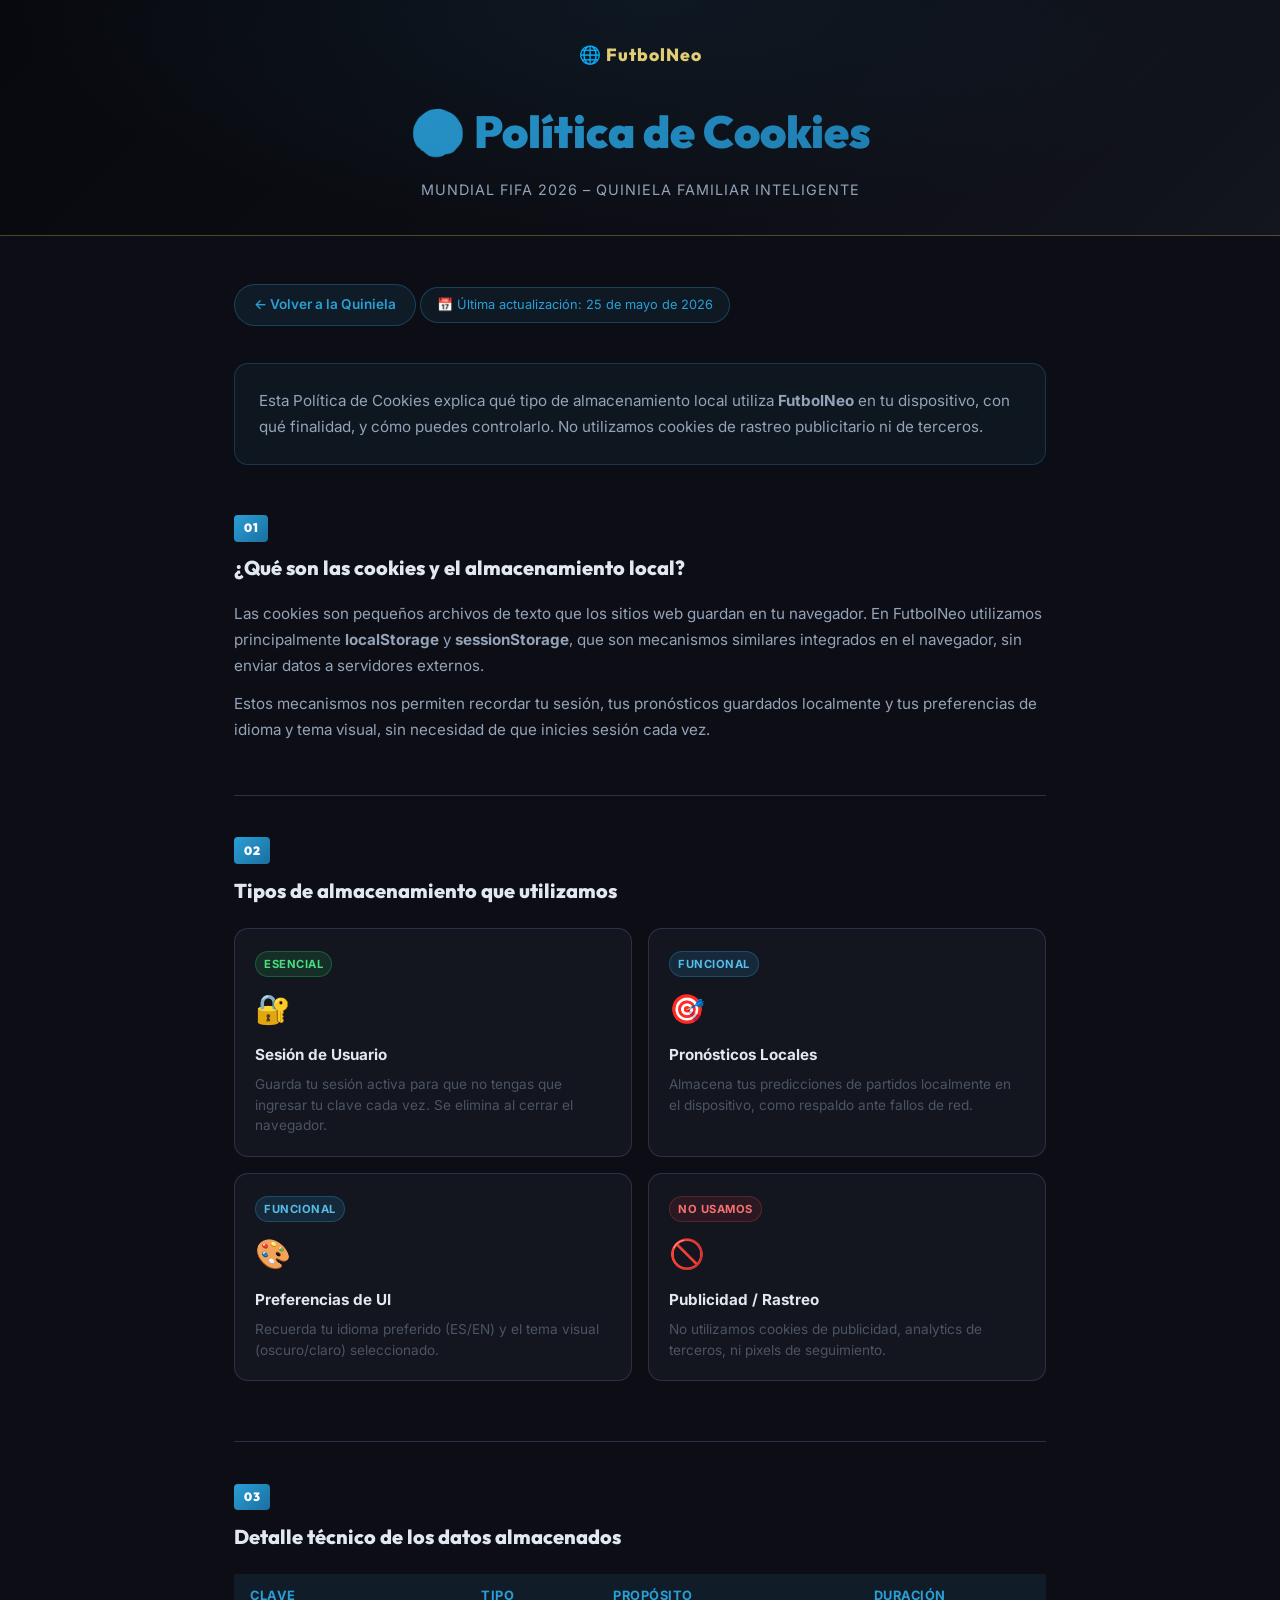
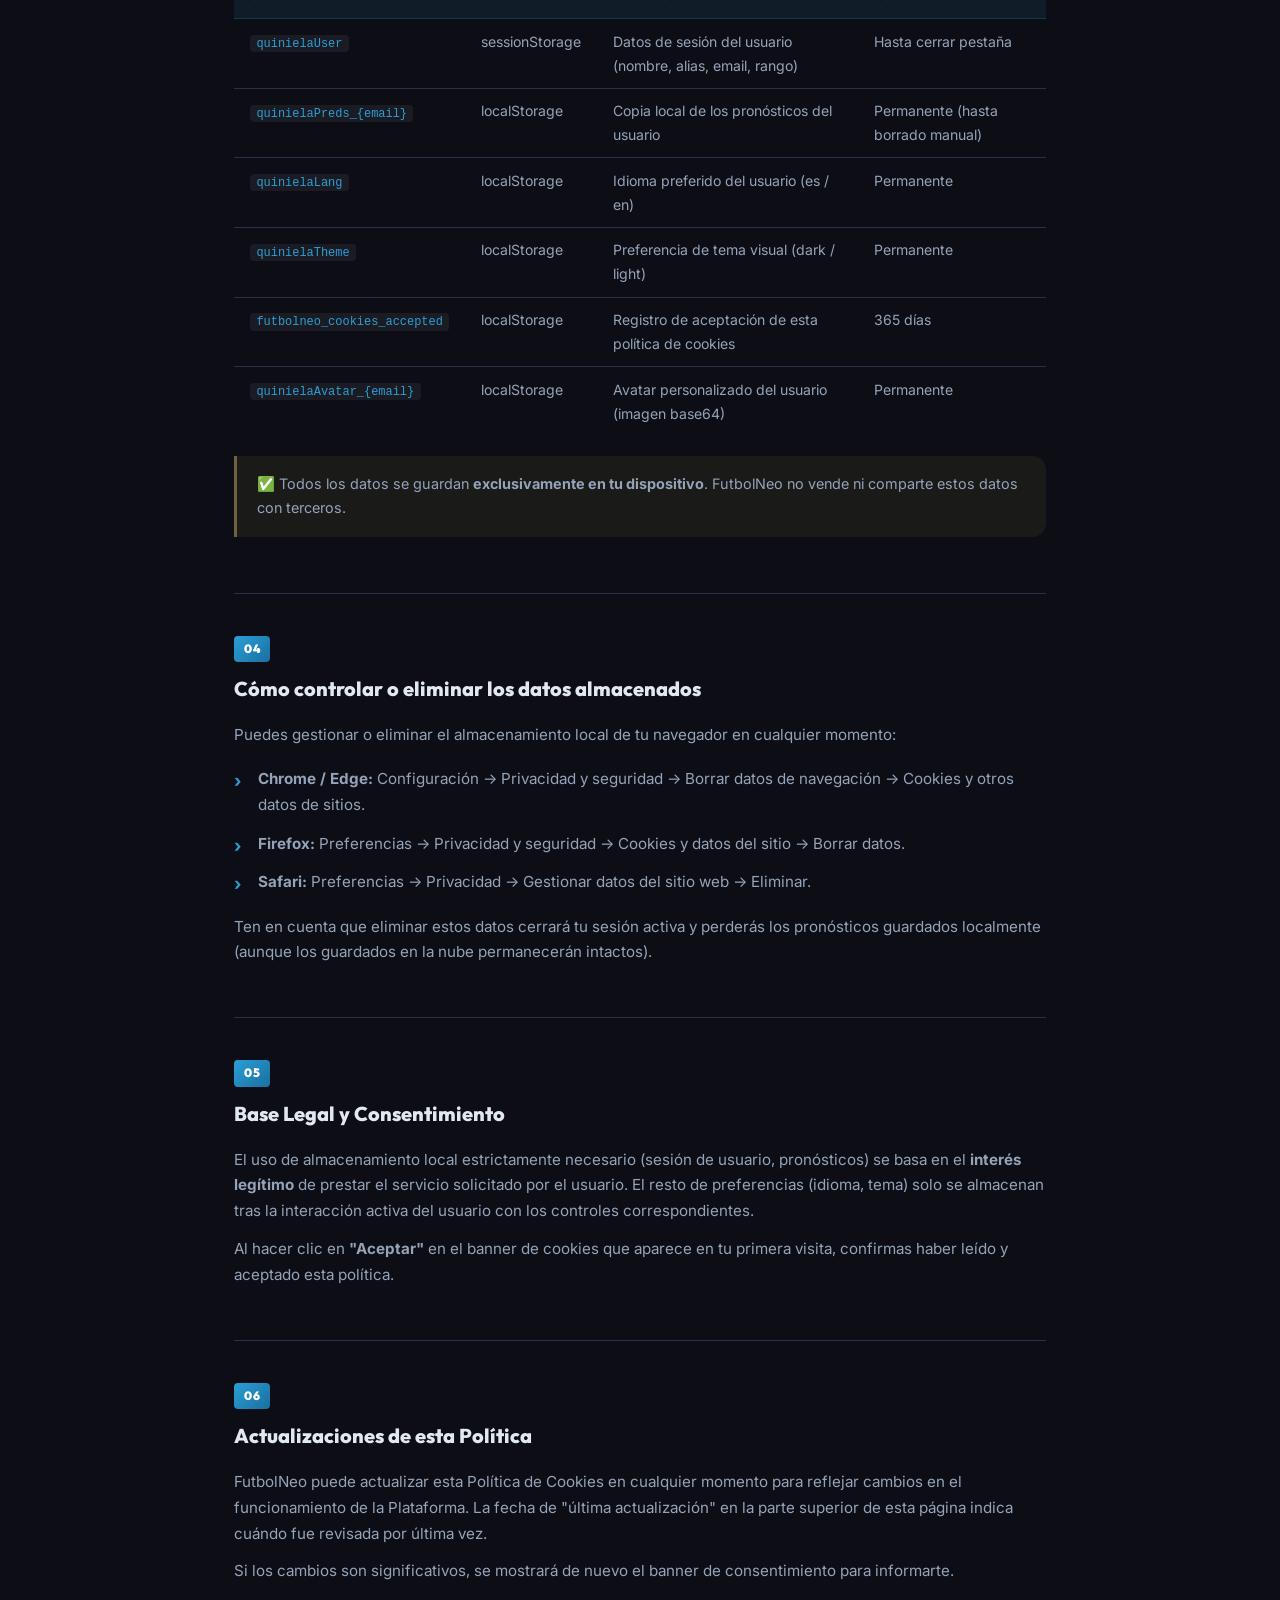
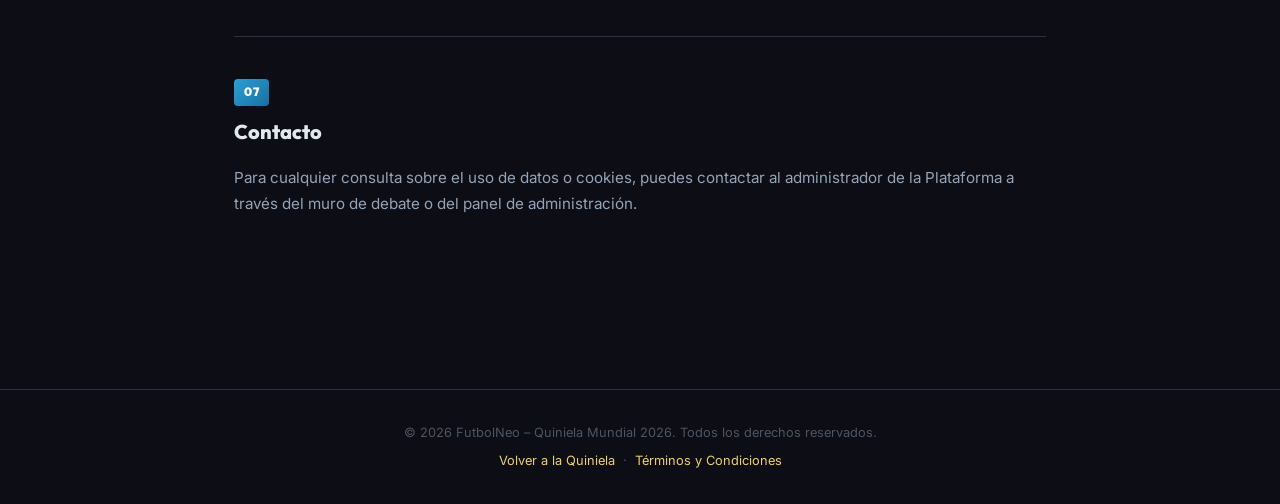
<file: cookies.html>
<!DOCTYPE html>
<html lang="es">
<head>
  <meta charset="UTF-8" />
  <meta name="viewport" content="width=device-width, initial-scale=1.0" />
  <title>Política de Cookies – FutbolNeo</title>
  <meta name="description" content="Política de Cookies de la plataforma FutbolNeo – Quiniela Mundial 2026." />
  <link rel="preconnect" href="https://fonts.googleapis.com" />
  <link rel="preconnect" href="https://fonts.gstatic.com" crossorigin />
  <link href="https://fonts.googleapis.com/css2?family=Inter:wght@400;500;600;700&family=Outfit:wght@700;800;900&display=swap" rel="stylesheet" />
  <style>
    :root {
      --bg-primary: #0d0e15;
      --bg-card: #13151f;
      --text-primary: #e2e8f0;
      --text-secondary: #94a3b8;
      --text-muted: #4b5563;
      --accent-gold: #ecd06f;
      --accent-gold-dark: #c9a832;
      --accent-teal: #2a9fd6;
      --border-color: rgba(47,53,78,0.9);
      --border-accent: rgba(236,208,111,0.3);
      --radius-md: 14px;
    }
    *, *::before, *::after { box-sizing: border-box; margin: 0; padding: 0; }
    html { background: var(--bg-primary); scroll-behavior: smooth; }
    body {
      font-family: 'Inter', sans-serif;
      background: var(--bg-primary);
      color: var(--text-primary);
      min-height: 100vh;
      line-height: 1.7;
    }
    .doc-header {
      background: linear-gradient(135deg, #08090e 0%, #0d0e15 60%, #13151f 100%);
      border-bottom: 1px solid var(--border-accent);
      padding: 2.5rem 1.5rem 2rem;
      text-align: center;
      position: relative;
      overflow: hidden;
    }
    .doc-header::before {
      content: '';
      position: absolute;
      inset: 0;
      background: radial-gradient(ellipse at 50% 0%, rgba(42,159,214,0.08) 0%, transparent 70%);
      pointer-events: none;
    }
    .brand-link {
      display: inline-flex;
      align-items: center;
      gap: 0.6rem;
      text-decoration: none;
      margin-bottom: 1.5rem;
      font-family: 'Outfit', sans-serif;
      font-size: 1.1rem;
      font-weight: 800;
      color: var(--accent-gold);
      letter-spacing: 1px;
      transition: opacity 0.2s;
    }
    .brand-link:hover { opacity: 0.8; }
    .doc-header h1 {
      font-family: 'Outfit', sans-serif;
      font-size: clamp(1.8rem, 5vw, 2.8rem);
      font-weight: 900;
      background: linear-gradient(135deg, #2a9fd6 0%, #1a6fa0 100%);
      -webkit-background-clip: text;
      -webkit-text-fill-color: transparent;
      background-clip: text;
      margin-bottom: 0.5rem;
    }
    .doc-header .subtitle { color: var(--text-secondary); font-size: 0.9rem; letter-spacing: 1px; }
    .doc-container { max-width: 860px; margin: 0 auto; padding: 3rem 1.5rem 5rem; }
    .last-updated {
      display: inline-flex;
      align-items: center;
      gap: 0.5rem;
      background: rgba(42,159,214,0.08);
      border: 1px solid rgba(42,159,214,0.3);
      border-radius: 999px;
      padding: 0.4rem 1rem;
      font-size: 0.8rem;
      color: var(--accent-teal);
      margin-bottom: 2.5rem;
    }
    .intro-box {
      background: rgba(42,159,214,0.06);
      border: 1px solid rgba(42,159,214,0.25);
      border-radius: var(--radius-md);
      padding: 1.5rem;
      margin-bottom: 3rem;
      color: var(--text-secondary);
      font-size: 0.95rem;
    }
    .doc-section { margin-bottom: 2.5rem; border-bottom: 1px solid var(--border-color); padding-bottom: 2.5rem; }
    .doc-section:last-of-type { border-bottom: none; }
    .section-number {
      display: inline-block;
      background: linear-gradient(135deg, #2a9fd6 0%, #1a6fa0 100%);
      color: #fff;
      font-family: 'Outfit', sans-serif;
      font-weight: 900;
      font-size: 0.75rem;
      padding: 0.2rem 0.6rem;
      border-radius: 4px;
      margin-bottom: 0.6rem;
      letter-spacing: 1px;
    }
    .doc-section h2 { font-family: 'Outfit', sans-serif; font-size: 1.25rem; font-weight: 800; color: var(--text-primary); margin-bottom: 1rem; }
    .doc-section p { color: var(--text-secondary); font-size: 0.95rem; margin-bottom: 0.75rem; }
    .doc-section ul { list-style: none; padding: 0; margin: 0.75rem 0; }
    .doc-section ul li { padding: 0.4rem 0 0.4rem 1.5rem; position: relative; color: var(--text-secondary); font-size: 0.95rem; }
    .doc-section ul li::before { content: '›'; position: absolute; left: 0; color: var(--accent-teal); font-weight: 700; font-size: 1.1rem; }
    /* Cookie Type Cards */
    .cookie-grid { display: grid; grid-template-columns: 1fr 1fr; gap: 1rem; margin: 1.25rem 0; }
    @media (max-width: 600px) { .cookie-grid { grid-template-columns: 1fr; } }
    .cookie-card {
      background: var(--bg-card);
      border: 1px solid var(--border-color);
      border-radius: var(--radius-md);
      padding: 1.25rem;
      transition: border-color 0.2s;
    }
    .cookie-card:hover { border-color: rgba(42,159,214,0.4); }
    .cookie-card-icon { font-size: 1.8rem; margin-bottom: 0.5rem; }
    .cookie-card h3 { font-size: 0.95rem; font-weight: 700; color: var(--text-primary); margin-bottom: 0.4rem; }
    .cookie-card p { font-size: 0.85rem; color: var(--text-muted); margin: 0; line-height: 1.5; }
    .cookie-badge {
      display: inline-block;
      font-size: 0.7rem;
      font-weight: 700;
      padding: 0.15rem 0.5rem;
      border-radius: 999px;
      margin-bottom: 0.5rem;
      letter-spacing: 0.5px;
    }
    .badge-required { background: rgba(34,197,94,0.15); color: #4ade80; border: 1px solid rgba(34,197,94,0.3); }
    .badge-functional { background: rgba(42,159,214,0.15); color: #55bde8; border: 1px solid rgba(42,159,214,0.3); }
    .badge-none { background: rgba(239,68,68,0.1); color: #f87171; border: 1px solid rgba(239,68,68,0.25); }
    /* Table */
    .cookie-table { width: 100%; border-collapse: collapse; margin: 1.25rem 0; font-size: 0.88rem; }
    .cookie-table th {
      background: rgba(42,159,214,0.1);
      color: var(--accent-teal);
      font-weight: 700;
      text-align: left;
      padding: 0.7rem 1rem;
      border-bottom: 1px solid rgba(42,159,214,0.2);
      font-size: 0.8rem;
      letter-spacing: 0.5px;
      text-transform: uppercase;
    }
    .cookie-table td { padding: 0.65rem 1rem; border-bottom: 1px solid var(--border-color); color: var(--text-secondary); vertical-align: top; }
    .cookie-table tr:last-child td { border-bottom: none; }
    .cookie-table code {
      background: rgba(255,255,255,0.06);
      padding: 0.1rem 0.4rem;
      border-radius: 4px;
      font-family: monospace;
      font-size: 0.85em;
      color: var(--accent-teal);
    }
    /* Highlight */
    .highlight-box { background: rgba(236,208,111,0.06); border-left: 3px solid rgba(236,208,111,0.4); border-radius: 0 var(--radius-md) var(--radius-md) 0; padding: 1rem 1.25rem; margin: 1rem 0; color: var(--text-secondary); font-size: 0.9rem; }
    /* Footer */
    .doc-footer { text-align: center; padding: 2rem 1.5rem; border-top: 1px solid var(--border-color); color: var(--text-muted); font-size: 0.8rem; }
    .doc-footer a { color: var(--accent-gold); text-decoration: none; }
    .doc-footer a:hover { text-decoration: underline; }
    .back-btn {
      display: inline-flex;
      align-items: center;
      gap: 0.5rem;
      background: rgba(42,159,214,0.1);
      border: 1px solid rgba(42,159,214,0.3);
      color: var(--accent-teal);
      border-radius: 999px;
      padding: 0.55rem 1.2rem;
      font-size: 0.85rem;
      font-weight: 600;
      text-decoration: none;
      transition: all 0.2s;
      margin-bottom: 2rem;
      font-family: 'Inter', sans-serif;
    }
    .back-btn:hover { background: rgba(42,159,214,0.18); transform: translateX(-3px); }
  </style>
</head>
<body>

  <header class="doc-header">
    <a href="./index.html" class="brand-link">🌐 FutbolNeo</a>
    <h1>🍪 Política de Cookies</h1>
    <p class="subtitle">MUNDIAL FIFA 2026 – QUINIELA FAMILIAR INTELIGENTE</p>
  </header>

  <main class="doc-container">

    <a href="./index.html" class="back-btn">← Volver a la Quiniela</a>

    <div class="last-updated">📅 Última actualización: 25 de mayo de 2026</div>

    <div class="intro-box">
      Esta Política de Cookies explica qué tipo de almacenamiento local utiliza <strong>FutbolNeo</strong> en tu dispositivo, con qué finalidad, y cómo puedes controlarlo. No utilizamos cookies de rastreo publicitario ni de terceros.
    </div>

    <!-- 1. ¿Qué son las cookies? -->
    <div class="doc-section">
      <span class="section-number">01</span>
      <h2>¿Qué son las cookies y el almacenamiento local?</h2>
      <p>Las cookies son pequeños archivos de texto que los sitios web guardan en tu navegador. En FutbolNeo utilizamos principalmente <strong>localStorage</strong> y <strong>sessionStorage</strong>, que son mecanismos similares integrados en el navegador, sin enviar datos a servidores externos.</p>
      <p>Estos mecanismos nos permiten recordar tu sesión, tus pronósticos guardados localmente y tus preferencias de idioma y tema visual, sin necesidad de que inicies sesión cada vez.</p>
    </div>

    <!-- 2. Tipos de cookies -->
    <div class="doc-section">
      <span class="section-number">02</span>
      <h2>Tipos de almacenamiento que utilizamos</h2>
      <div class="cookie-grid">
        <div class="cookie-card">
          <span class="cookie-badge badge-required">ESENCIAL</span>
          <div class="cookie-card-icon">🔐</div>
          <h3>Sesión de Usuario</h3>
          <p>Guarda tu sesión activa para que no tengas que ingresar tu clave cada vez. Se elimina al cerrar el navegador.</p>
        </div>
        <div class="cookie-card">
          <span class="cookie-badge badge-functional">FUNCIONAL</span>
          <div class="cookie-card-icon">🎯</div>
          <h3>Pronósticos Locales</h3>
          <p>Almacena tus predicciones de partidos localmente en el dispositivo, como respaldo ante fallos de red.</p>
        </div>
        <div class="cookie-card">
          <span class="cookie-badge badge-functional">FUNCIONAL</span>
          <div class="cookie-card-icon">🎨</div>
          <h3>Preferencias de UI</h3>
          <p>Recuerda tu idioma preferido (ES/EN) y el tema visual (oscuro/claro) seleccionado.</p>
        </div>
        <div class="cookie-card">
          <span class="cookie-badge badge-none">NO USAMOS</span>
          <div class="cookie-card-icon">🚫</div>
          <h3>Publicidad / Rastreo</h3>
          <p>No utilizamos cookies de publicidad, analytics de terceros, ni pixels de seguimiento.</p>
        </div>
      </div>
    </div>

    <!-- 3. Detalle técnico -->
    <div class="doc-section">
      <span class="section-number">03</span>
      <h2>Detalle técnico de los datos almacenados</h2>
      <table class="cookie-table">
        <thead>
          <tr>
            <th>Clave</th>
            <th>Tipo</th>
            <th>Propósito</th>
            <th>Duración</th>
          </tr>
        </thead>
        <tbody>
          <tr>
            <td><code>quinielaUser</code></td>
            <td>sessionStorage</td>
            <td>Datos de sesión del usuario (nombre, alias, email, rango)</td>
            <td>Hasta cerrar pestaña</td>
          </tr>
          <tr>
            <td><code>quinielaPreds_{email}</code></td>
            <td>localStorage</td>
            <td>Copia local de los pronósticos del usuario</td>
            <td>Permanente (hasta borrado manual)</td>
          </tr>
          <tr>
            <td><code>quinielaLang</code></td>
            <td>localStorage</td>
            <td>Idioma preferido del usuario (es / en)</td>
            <td>Permanente</td>
          </tr>
          <tr>
            <td><code>quinielaTheme</code></td>
            <td>localStorage</td>
            <td>Preferencia de tema visual (dark / light)</td>
            <td>Permanente</td>
          </tr>
          <tr>
            <td><code>futbolneo_cookies_accepted</code></td>
            <td>localStorage</td>
            <td>Registro de aceptación de esta política de cookies</td>
            <td>365 días</td>
          </tr>
          <tr>
            <td><code>quinielaAvatar_{email}</code></td>
            <td>localStorage</td>
            <td>Avatar personalizado del usuario (imagen base64)</td>
            <td>Permanente</td>
          </tr>
        </tbody>
      </table>
      <div class="highlight-box">
        ✅ Todos los datos se guardan <strong>exclusivamente en tu dispositivo</strong>. FutbolNeo no vende ni comparte estos datos con terceros.
      </div>
    </div>

    <!-- 4. Cómo controlar -->
    <div class="doc-section">
      <span class="section-number">04</span>
      <h2>Cómo controlar o eliminar los datos almacenados</h2>
      <p>Puedes gestionar o eliminar el almacenamiento local de tu navegador en cualquier momento:</p>
      <ul>
        <li><strong>Chrome / Edge:</strong> Configuración → Privacidad y seguridad → Borrar datos de navegación → Cookies y otros datos de sitios.</li>
        <li><strong>Firefox:</strong> Preferencias → Privacidad y seguridad → Cookies y datos del sitio → Borrar datos.</li>
        <li><strong>Safari:</strong> Preferencias → Privacidad → Gestionar datos del sitio web → Eliminar.</li>
      </ul>
      <p>Ten en cuenta que eliminar estos datos cerrará tu sesión activa y perderás los pronósticos guardados localmente (aunque los guardados en la nube permanecerán intactos).</p>
    </div>

    <!-- 5. Base legal -->
    <div class="doc-section">
      <span class="section-number">05</span>
      <h2>Base Legal y Consentimiento</h2>
      <p>El uso de almacenamiento local estrictamente necesario (sesión de usuario, pronósticos) se basa en el <strong>interés legítimo</strong> de prestar el servicio solicitado por el usuario. El resto de preferencias (idioma, tema) solo se almacenan tras la interacción activa del usuario con los controles correspondientes.</p>
      <p>Al hacer clic en <strong>"Aceptar"</strong> en el banner de cookies que aparece en tu primera visita, confirmas haber leído y aceptado esta política.</p>
    </div>

    <!-- 6. Actualizaciones -->
    <div class="doc-section">
      <span class="section-number">06</span>
      <h2>Actualizaciones de esta Política</h2>
      <p>FutbolNeo puede actualizar esta Política de Cookies en cualquier momento para reflejar cambios en el funcionamiento de la Plataforma. La fecha de "última actualización" en la parte superior de esta página indica cuándo fue revisada por última vez.</p>
      <p>Si los cambios son significativos, se mostrará de nuevo el banner de consentimiento para informarte.</p>
    </div>

    <!-- 7. Contacto -->
    <div class="doc-section">
      <span class="section-number">07</span>
      <h2>Contacto</h2>
      <p>Para cualquier consulta sobre el uso de datos o cookies, puedes contactar al administrador de la Plataforma a través del muro de debate o del panel de administración.</p>
    </div>

  </main>

  <footer class="doc-footer">
    <p>© 2026 FutbolNeo – Quiniela Mundial 2026. Todos los derechos reservados.</p>
    <p style="margin-top:0.4rem;">
      <a href="./index.html">Volver a la Quiniela</a> &nbsp;·&nbsp;
      <a href="./terms.html">Términos y Condiciones</a>
    </p>
  </footer>

</body>
</html>
</file>
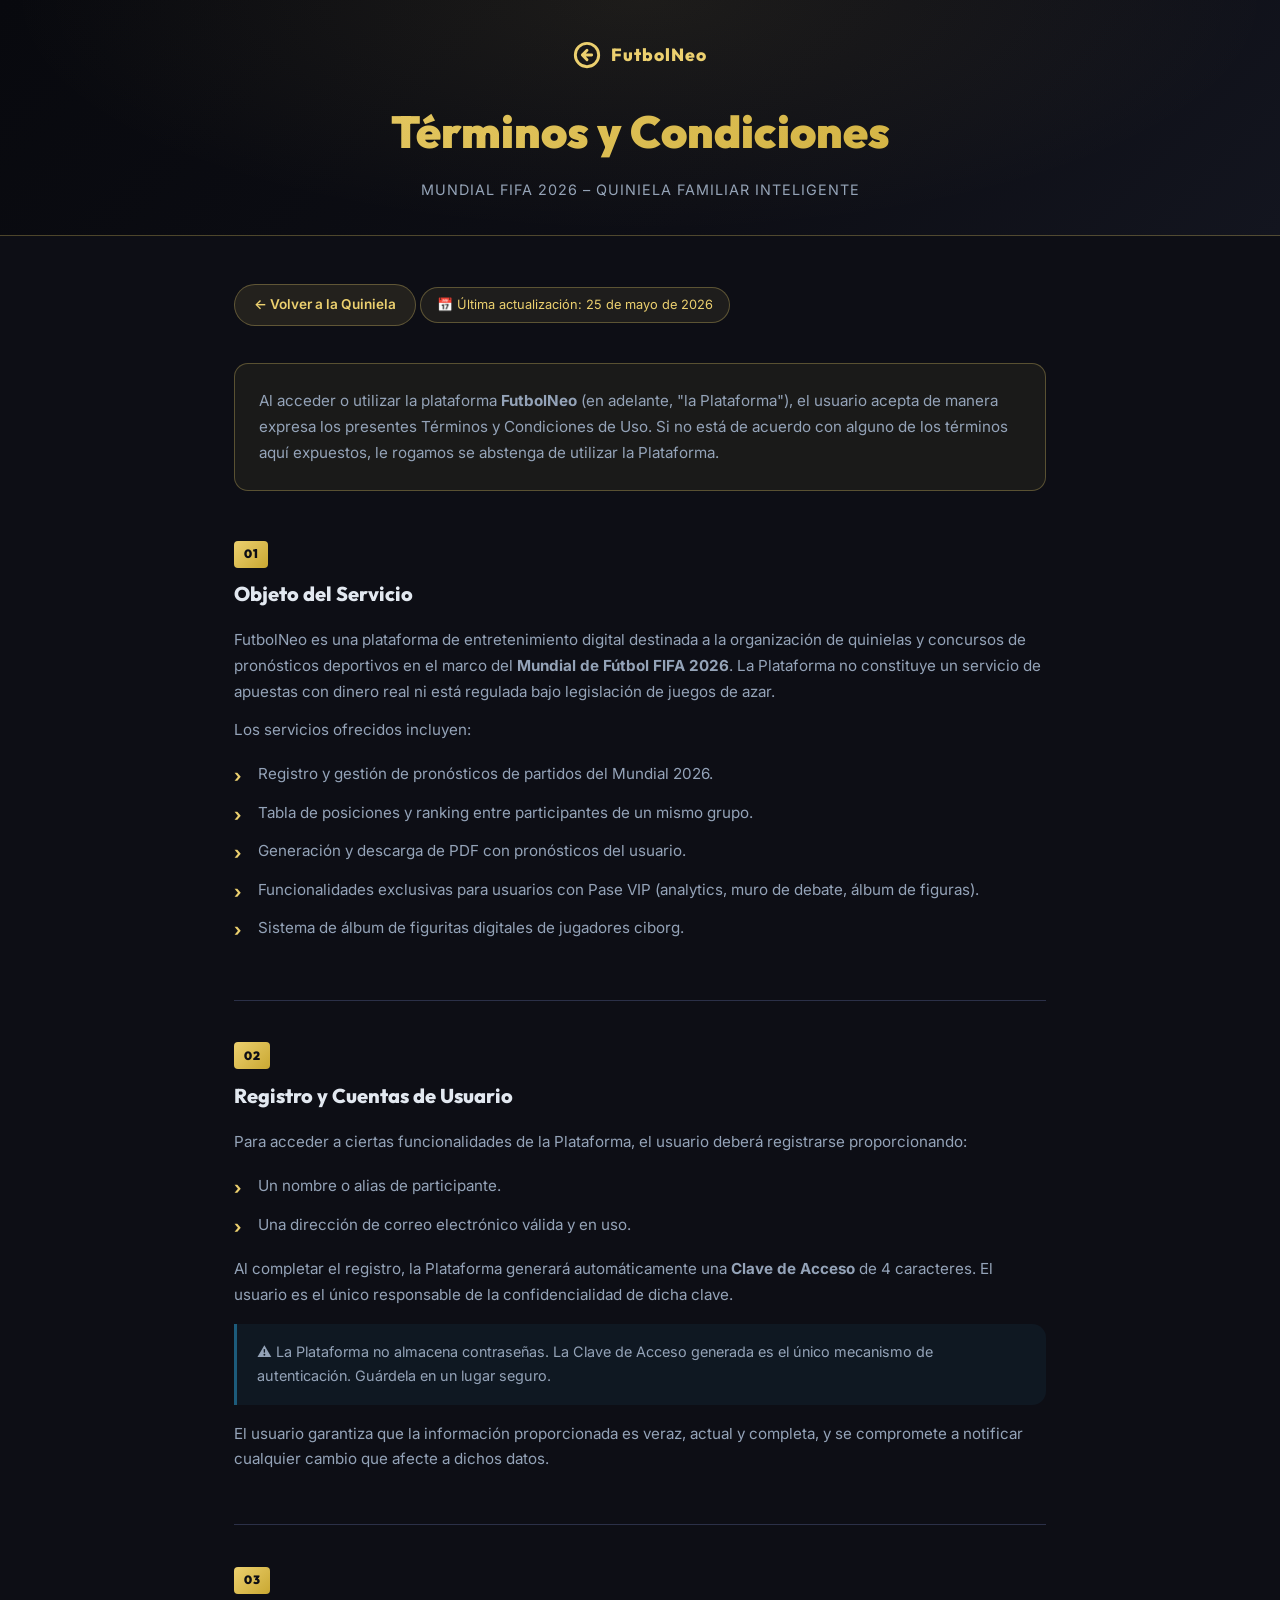
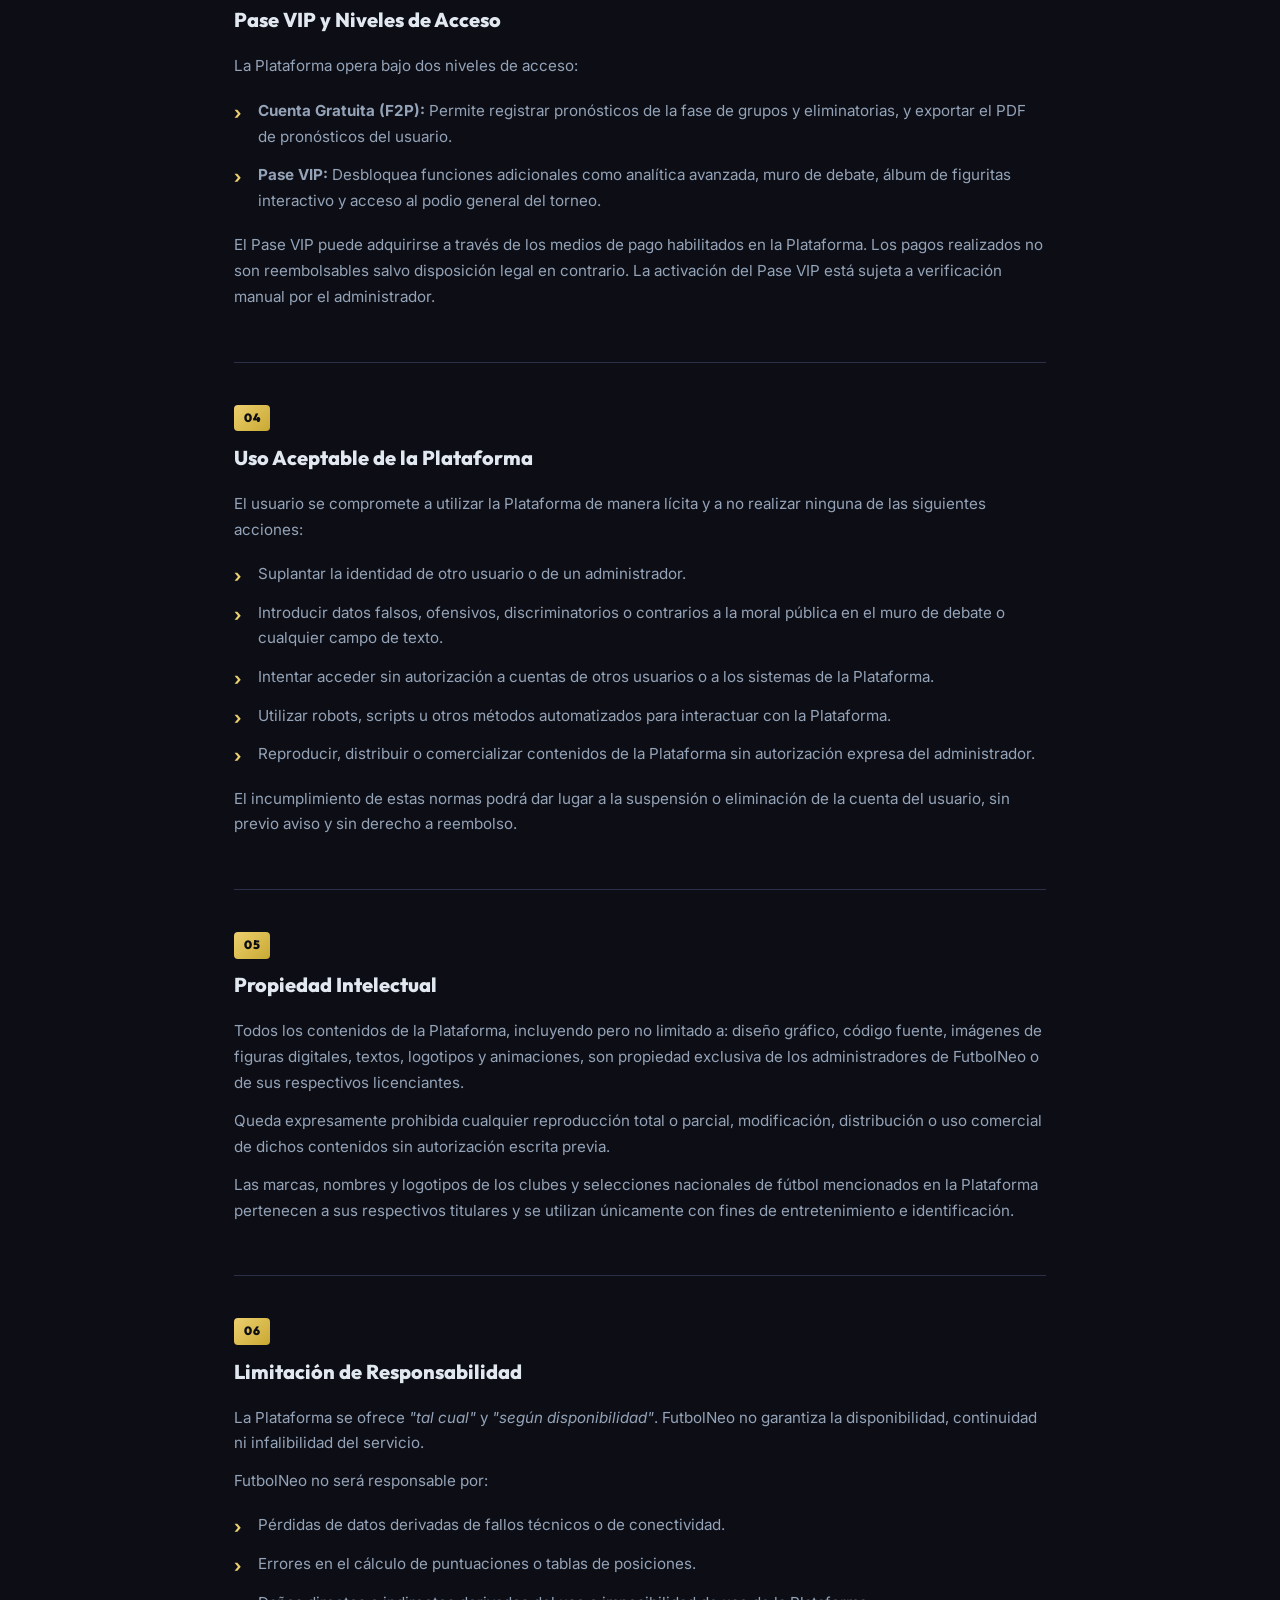
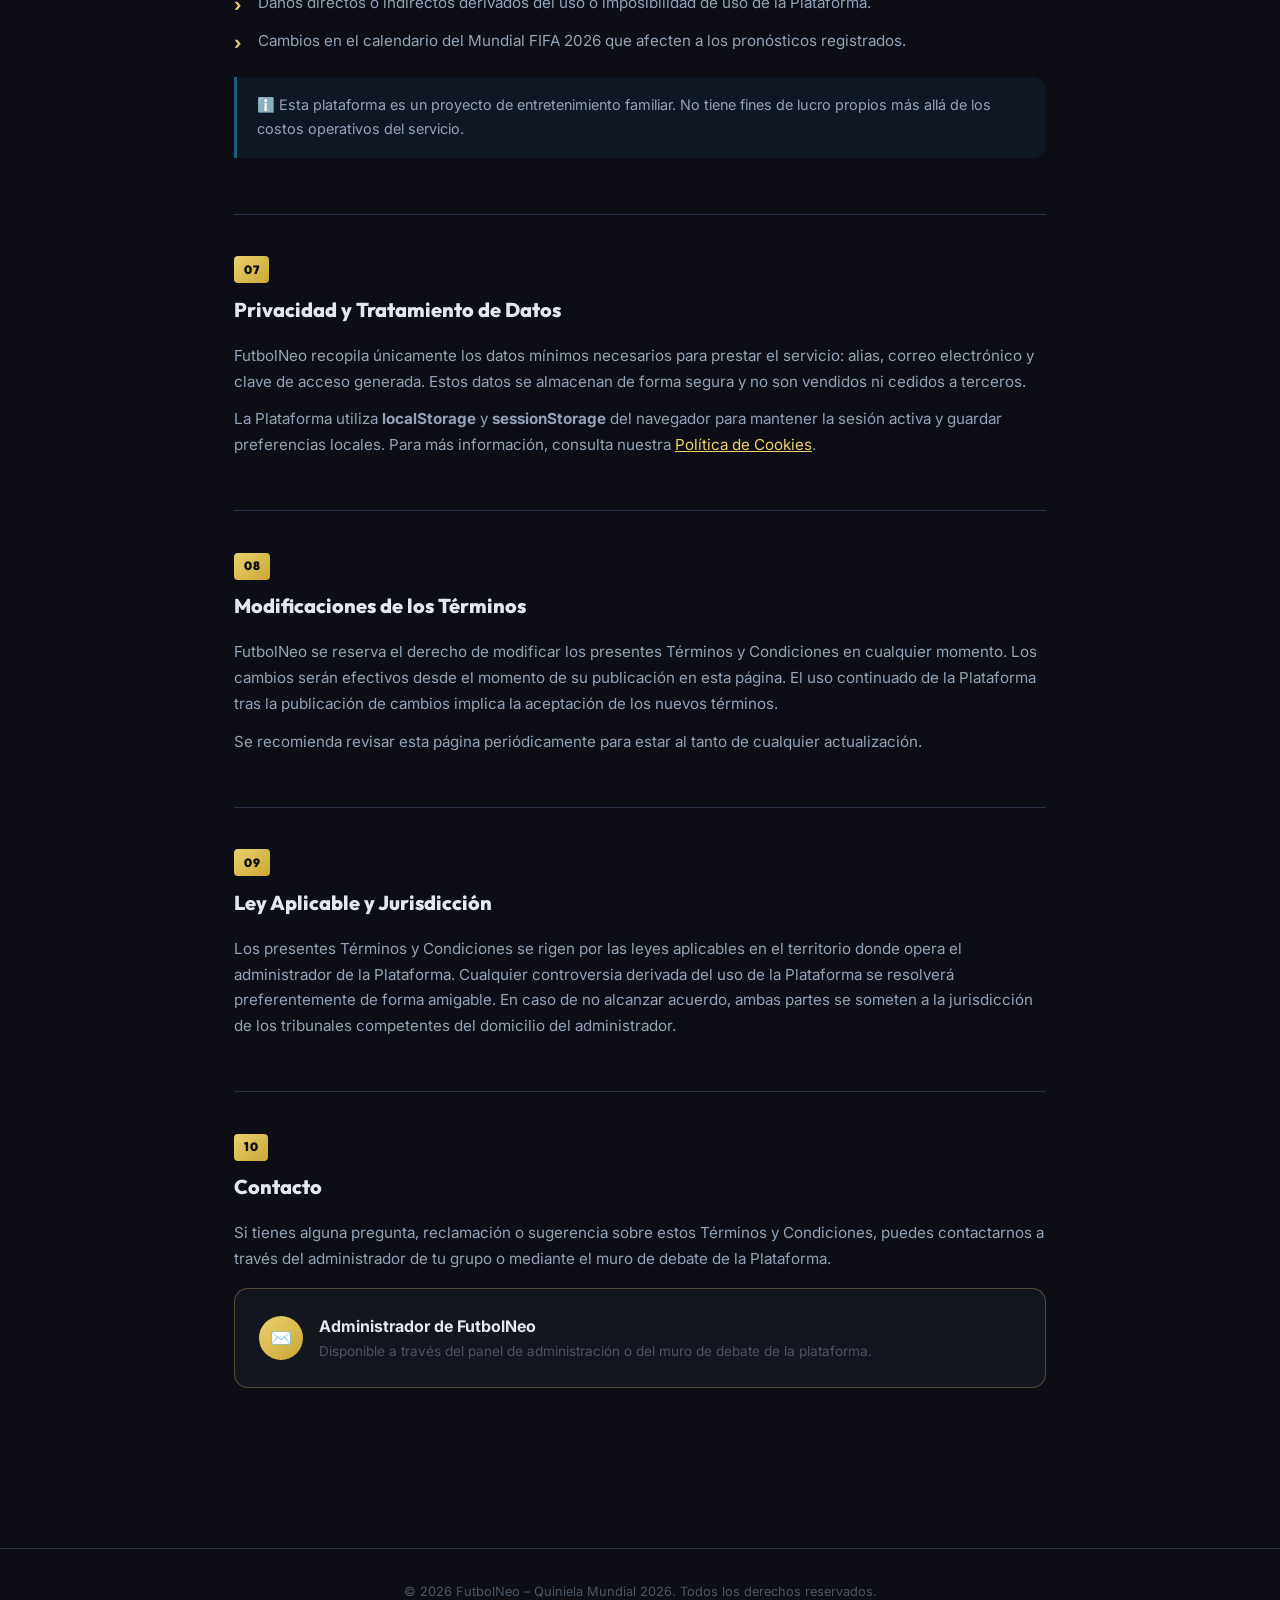
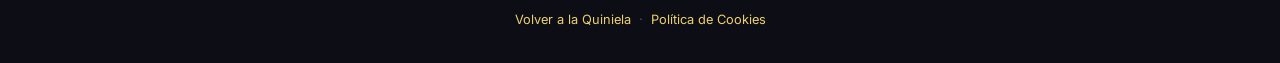
<file: terms.html>
<!DOCTYPE html>
<html lang="es">
<head>
  <meta charset="UTF-8" />
  <meta name="viewport" content="width=device-width, initial-scale=1.0" />
  <title>Términos y Condiciones – FutbolNeo</title>
  <meta name="description" content="Términos y Condiciones de uso de la plataforma FutbolNeo – Quiniela Mundial 2026." />
  <link rel="preconnect" href="https://fonts.googleapis.com" />
  <link rel="preconnect" href="https://fonts.gstatic.com" crossorigin />
  <link href="https://fonts.googleapis.com/css2?family=Inter:wght@400;500;600;700&family=Outfit:wght@700;800;900&display=swap" rel="stylesheet" />
  <style>
    :root {
      --bg-primary: #0d0e15;
      --bg-card: #13151f;
      --text-primary: #e2e8f0;
      --text-secondary: #94a3b8;
      --text-muted: #4b5563;
      --accent-gold: #ecd06f;
      --accent-gold-dark: #c9a832;
      --border-color: rgba(47,53,78,0.9);
      --border-accent: rgba(236,208,111,0.3);
      --radius-md: 14px;
    }
    *, *::before, *::after { box-sizing: border-box; margin: 0; padding: 0; }
    html { background: var(--bg-primary); scroll-behavior: smooth; }
    body {
      font-family: 'Inter', sans-serif;
      background: var(--bg-primary);
      color: var(--text-primary);
      min-height: 100vh;
      line-height: 1.7;
    }
    /* Header */
    .doc-header {
      background: linear-gradient(135deg, #08090e 0%, #0d0e15 60%, #13151f 100%);
      border-bottom: 1px solid var(--border-accent);
      padding: 2.5rem 1.5rem 2rem;
      text-align: center;
      position: relative;
      overflow: hidden;
    }
    .doc-header::before {
      content: '';
      position: absolute;
      inset: 0;
      background: radial-gradient(ellipse at 50% 0%, rgba(236,208,111,0.08) 0%, transparent 70%);
      pointer-events: none;
    }
    .brand-link {
      display: inline-flex;
      align-items: center;
      gap: 0.6rem;
      text-decoration: none;
      margin-bottom: 1.5rem;
      font-family: 'Outfit', sans-serif;
      font-size: 1.1rem;
      font-weight: 800;
      color: var(--accent-gold);
      letter-spacing: 1px;
      transition: opacity 0.2s;
    }
    .brand-link:hover { opacity: 0.8; }
    .brand-link svg { width: 28px; height: 28px; }
    .doc-header h1 {
      font-family: 'Outfit', sans-serif;
      font-size: clamp(1.8rem, 5vw, 2.8rem);
      font-weight: 900;
      background: linear-gradient(135deg, #ecd06f 0%, #c9a832 100%);
      -webkit-background-clip: text;
      -webkit-text-fill-color: transparent;
      background-clip: text;
      margin-bottom: 0.5rem;
    }
    .doc-header .subtitle {
      color: var(--text-secondary);
      font-size: 0.9rem;
      letter-spacing: 1px;
    }
    /* Container */
    .doc-container {
      max-width: 860px;
      margin: 0 auto;
      padding: 3rem 1.5rem 5rem;
    }
    /* Last updated */
    .last-updated {
      display: inline-flex;
      align-items: center;
      gap: 0.5rem;
      background: rgba(236,208,111,0.08);
      border: 1px solid var(--border-accent);
      border-radius: 999px;
      padding: 0.4rem 1rem;
      font-size: 0.8rem;
      color: var(--accent-gold);
      margin-bottom: 2.5rem;
    }
    /* Intro box */
    .intro-box {
      background: rgba(236,208,111,0.06);
      border: 1px solid var(--border-accent);
      border-radius: var(--radius-md);
      padding: 1.5rem;
      margin-bottom: 3rem;
      color: var(--text-secondary);
      font-size: 0.95rem;
    }
    /* Section */
    .doc-section {
      margin-bottom: 2.5rem;
      border-bottom: 1px solid var(--border-color);
      padding-bottom: 2.5rem;
    }
    .doc-section:last-of-type { border-bottom: none; }
    .section-number {
      display: inline-block;
      background: linear-gradient(135deg, #ecd06f 0%, #c9a832 100%);
      color: #0d0e15;
      font-family: 'Outfit', sans-serif;
      font-weight: 900;
      font-size: 0.75rem;
      padding: 0.2rem 0.6rem;
      border-radius: 4px;
      margin-bottom: 0.6rem;
      letter-spacing: 1px;
    }
    .doc-section h2 {
      font-family: 'Outfit', sans-serif;
      font-size: 1.25rem;
      font-weight: 800;
      color: var(--text-primary);
      margin-bottom: 1rem;
    }
    .doc-section p {
      color: var(--text-secondary);
      font-size: 0.95rem;
      margin-bottom: 0.75rem;
    }
    .doc-section ul {
      list-style: none;
      padding: 0;
      margin: 0.75rem 0;
    }
    .doc-section ul li {
      padding: 0.4rem 0 0.4rem 1.5rem;
      position: relative;
      color: var(--text-secondary);
      font-size: 0.95rem;
    }
    .doc-section ul li::before {
      content: '›';
      position: absolute;
      left: 0;
      color: var(--accent-gold);
      font-weight: 700;
      font-size: 1.1rem;
    }
    /* Highlight box */
    .highlight-box {
      background: rgba(42,159,214,0.07);
      border-left: 3px solid rgba(42,159,214,0.5);
      border-radius: 0 var(--radius-md) var(--radius-md) 0;
      padding: 1rem 1.25rem;
      margin: 1rem 0;
      color: var(--text-secondary);
      font-size: 0.9rem;
    }
    /* Contact section */
    .contact-card {
      background: var(--bg-card);
      border: 1px solid var(--border-accent);
      border-radius: var(--radius-md);
      padding: 1.5rem;
      display: flex;
      align-items: center;
      gap: 1rem;
      margin-top: 1rem;
    }
    .contact-icon {
      width: 44px;
      height: 44px;
      border-radius: 50%;
      background: linear-gradient(135deg, #ecd06f 0%, #c9a832 100%);
      display: flex;
      align-items: center;
      justify-content: center;
      flex-shrink: 0;
      font-size: 1.1rem;
      color: #0d0e15;
    }
    /* Footer */
    .doc-footer {
      text-align: center;
      padding: 2rem 1.5rem;
      border-top: 1px solid var(--border-color);
      color: var(--text-muted);
      font-size: 0.8rem;
    }
    .doc-footer a { color: var(--accent-gold); text-decoration: none; }
    .doc-footer a:hover { text-decoration: underline; }
    /* Back button */
    .back-btn {
      display: inline-flex;
      align-items: center;
      gap: 0.5rem;
      background: rgba(236,208,111,0.1);
      border: 1px solid var(--border-accent);
      color: var(--accent-gold);
      border-radius: 999px;
      padding: 0.55rem 1.2rem;
      font-size: 0.85rem;
      font-weight: 600;
      text-decoration: none;
      transition: all 0.2s;
      margin-bottom: 2rem;
      font-family: 'Inter', sans-serif;
    }
    .back-btn:hover {
      background: rgba(236,208,111,0.18);
      transform: translateX(-3px);
    }
  </style>
</head>
<body>

  <!-- HEADER -->
  <header class="doc-header">
    <a href="./index.html" class="brand-link">
      <svg viewBox="0 0 24 24" fill="none" stroke="currentColor" stroke-width="2.5" stroke-linecap="round" stroke-linejoin="round">
        <circle cx="12" cy="12" r="10"/>
        <path d="M12 8l-4 4 4 4M8 12h8"/>
      </svg>
      FutbolNeo
    </a>
    <h1>Términos y Condiciones</h1>
    <p class="subtitle">MUNDIAL FIFA 2026 – QUINIELA FAMILIAR INTELIGENTE</p>
  </header>

  <!-- MAIN -->
  <main class="doc-container">

    <a href="./index.html" class="back-btn">← Volver a la Quiniela</a>

    <div class="last-updated">
      📅 Última actualización: 25 de mayo de 2026
    </div>

    <div class="intro-box">
      Al acceder o utilizar la plataforma <strong>FutbolNeo</strong> (en adelante, "la Plataforma"), el usuario acepta de manera expresa los presentes Términos y Condiciones de Uso. Si no está de acuerdo con alguno de los términos aquí expuestos, le rogamos se abstenga de utilizar la Plataforma.
    </div>

    <!-- 1. Objeto del Servicio -->
    <div class="doc-section">
      <span class="section-number">01</span>
      <h2>Objeto del Servicio</h2>
      <p>FutbolNeo es una plataforma de entretenimiento digital destinada a la organización de quinielas y concursos de pronósticos deportivos en el marco del <strong>Mundial de Fútbol FIFA 2026</strong>. La Plataforma no constituye un servicio de apuestas con dinero real ni está regulada bajo legislación de juegos de azar.</p>
      <p>Los servicios ofrecidos incluyen:</p>
      <ul>
        <li>Registro y gestión de pronósticos de partidos del Mundial 2026.</li>
        <li>Tabla de posiciones y ranking entre participantes de un mismo grupo.</li>
        <li>Generación y descarga de PDF con pronósticos del usuario.</li>
        <li>Funcionalidades exclusivas para usuarios con Pase VIP (analytics, muro de debate, álbum de figuras).</li>
        <li>Sistema de álbum de figuritas digitales de jugadores ciborg.</li>
      </ul>
    </div>

    <!-- 2. Registro de Usuario -->
    <div class="doc-section">
      <span class="section-number">02</span>
      <h2>Registro y Cuentas de Usuario</h2>
      <p>Para acceder a ciertas funcionalidades de la Plataforma, el usuario deberá registrarse proporcionando:</p>
      <ul>
        <li>Un nombre o alias de participante.</li>
        <li>Una dirección de correo electrónico válida y en uso.</li>
      </ul>
      <p>Al completar el registro, la Plataforma generará automáticamente una <strong>Clave de Acceso</strong> de 4 caracteres. El usuario es el único responsable de la confidencialidad de dicha clave.</p>
      <div class="highlight-box">
        ⚠️ La Plataforma no almacena contraseñas. La Clave de Acceso generada es el único mecanismo de autenticación. Guárdela en un lugar seguro.
      </div>
      <p>El usuario garantiza que la información proporcionada es veraz, actual y completa, y se compromete a notificar cualquier cambio que afecte a dichos datos.</p>
    </div>

    <!-- 3. Pase VIP -->
    <div class="doc-section">
      <span class="section-number">03</span>
      <h2>Pase VIP y Niveles de Acceso</h2>
      <p>La Plataforma opera bajo dos niveles de acceso:</p>
      <ul>
        <li><strong>Cuenta Gratuita (F2P):</strong> Permite registrar pronósticos de la fase de grupos y eliminatorias, y exportar el PDF de pronósticos del usuario.</li>
        <li><strong>Pase VIP:</strong> Desbloquea funciones adicionales como analítica avanzada, muro de debate, álbum de figuritas interactivo y acceso al podio general del torneo.</li>
      </ul>
      <p>El Pase VIP puede adquirirse a través de los medios de pago habilitados en la Plataforma. Los pagos realizados no son reembolsables salvo disposición legal en contrario. La activación del Pase VIP está sujeta a verificación manual por el administrador.</p>
    </div>

    <!-- 4. Uso Aceptable -->
    <div class="doc-section">
      <span class="section-number">04</span>
      <h2>Uso Aceptable de la Plataforma</h2>
      <p>El usuario se compromete a utilizar la Plataforma de manera lícita y a no realizar ninguna de las siguientes acciones:</p>
      <ul>
        <li>Suplantar la identidad de otro usuario o de un administrador.</li>
        <li>Introducir datos falsos, ofensivos, discriminatorios o contrarios a la moral pública en el muro de debate o cualquier campo de texto.</li>
        <li>Intentar acceder sin autorización a cuentas de otros usuarios o a los sistemas de la Plataforma.</li>
        <li>Utilizar robots, scripts u otros métodos automatizados para interactuar con la Plataforma.</li>
        <li>Reproducir, distribuir o comercializar contenidos de la Plataforma sin autorización expresa del administrador.</li>
      </ul>
      <p>El incumplimiento de estas normas podrá dar lugar a la suspensión o eliminación de la cuenta del usuario, sin previo aviso y sin derecho a reembolso.</p>
    </div>

    <!-- 5. Propiedad Intelectual -->
    <div class="doc-section">
      <span class="section-number">05</span>
      <h2>Propiedad Intelectual</h2>
      <p>Todos los contenidos de la Plataforma, incluyendo pero no limitado a: diseño gráfico, código fuente, imágenes de figuras digitales, textos, logotipos y animaciones, son propiedad exclusiva de los administradores de FutbolNeo o de sus respectivos licenciantes.</p>
      <p>Queda expresamente prohibida cualquier reproducción total o parcial, modificación, distribución o uso comercial de dichos contenidos sin autorización escrita previa.</p>
      <p>Las marcas, nombres y logotipos de los clubes y selecciones nacionales de fútbol mencionados en la Plataforma pertenecen a sus respectivos titulares y se utilizan únicamente con fines de entretenimiento e identificación.</p>
    </div>

    <!-- 6. Limitación de Responsabilidad -->
    <div class="doc-section">
      <span class="section-number">06</span>
      <h2>Limitación de Responsabilidad</h2>
      <p>La Plataforma se ofrece <em>"tal cual"</em> y <em>"según disponibilidad"</em>. FutbolNeo no garantiza la disponibilidad, continuidad ni infalibilidad del servicio.</p>
      <p>FutbolNeo no será responsable por:</p>
      <ul>
        <li>Pérdidas de datos derivadas de fallos técnicos o de conectividad.</li>
        <li>Errores en el cálculo de puntuaciones o tablas de posiciones.</li>
        <li>Daños directos o indirectos derivados del uso o imposibilidad de uso de la Plataforma.</li>
        <li>Cambios en el calendario del Mundial FIFA 2026 que afecten a los pronósticos registrados.</li>
      </ul>
      <div class="highlight-box">
        ℹ️ Esta plataforma es un proyecto de entretenimiento familiar. No tiene fines de lucro propios más allá de los costos operativos del servicio.
      </div>
    </div>

    <!-- 7. Privacidad y Cookies -->
    <div class="doc-section">
      <span class="section-number">07</span>
      <h2>Privacidad y Tratamiento de Datos</h2>
      <p>FutbolNeo recopila únicamente los datos mínimos necesarios para prestar el servicio: alias, correo electrónico y clave de acceso generada. Estos datos se almacenan de forma segura y no son vendidos ni cedidos a terceros.</p>
      <p>La Plataforma utiliza <strong>localStorage</strong> y <strong>sessionStorage</strong> del navegador para mantener la sesión activa y guardar preferencias locales. Para más información, consulta nuestra <a href="./cookies.html" style="color:var(--accent-gold);">Política de Cookies</a>.</p>
    </div>

    <!-- 8. Modificaciones -->
    <div class="doc-section">
      <span class="section-number">08</span>
      <h2>Modificaciones de los Términos</h2>
      <p>FutbolNeo se reserva el derecho de modificar los presentes Términos y Condiciones en cualquier momento. Los cambios serán efectivos desde el momento de su publicación en esta página. El uso continuado de la Plataforma tras la publicación de cambios implica la aceptación de los nuevos términos.</p>
      <p>Se recomienda revisar esta página periódicamente para estar al tanto de cualquier actualización.</p>
    </div>

    <!-- 9. Ley Aplicable -->
    <div class="doc-section">
      <span class="section-number">09</span>
      <h2>Ley Aplicable y Jurisdicción</h2>
      <p>Los presentes Términos y Condiciones se rigen por las leyes aplicables en el territorio donde opera el administrador de la Plataforma. Cualquier controversia derivada del uso de la Plataforma se resolverá preferentemente de forma amigable. En caso de no alcanzar acuerdo, ambas partes se someten a la jurisdicción de los tribunales competentes del domicilio del administrador.</p>
    </div>

    <!-- 10. Contacto -->
    <div class="doc-section">
      <span class="section-number">10</span>
      <h2>Contacto</h2>
      <p>Si tienes alguna pregunta, reclamación o sugerencia sobre estos Términos y Condiciones, puedes contactarnos a través del administrador de tu grupo o mediante el muro de debate de la Plataforma.</p>
      <div class="contact-card">
        <div class="contact-icon">✉️</div>
        <div>
          <strong style="color:var(--text-primary);">Administrador de FutbolNeo</strong>
          <p style="font-size:0.85rem; color:var(--text-muted); margin:0;">Disponible a través del panel de administración o del muro de debate de la plataforma.</p>
        </div>
      </div>
    </div>

  </main>

  <!-- FOOTER -->
  <footer class="doc-footer">
    <p>© 2026 FutbolNeo – Quiniela Mundial 2026. Todos los derechos reservados.</p>
    <p style="margin-top:0.4rem;">
      <a href="./index.html">Volver a la Quiniela</a> &nbsp;·&nbsp;
      <a href="./cookies.html">Política de Cookies</a>
    </p>
  </footer>

</body>
</html>
</file>
